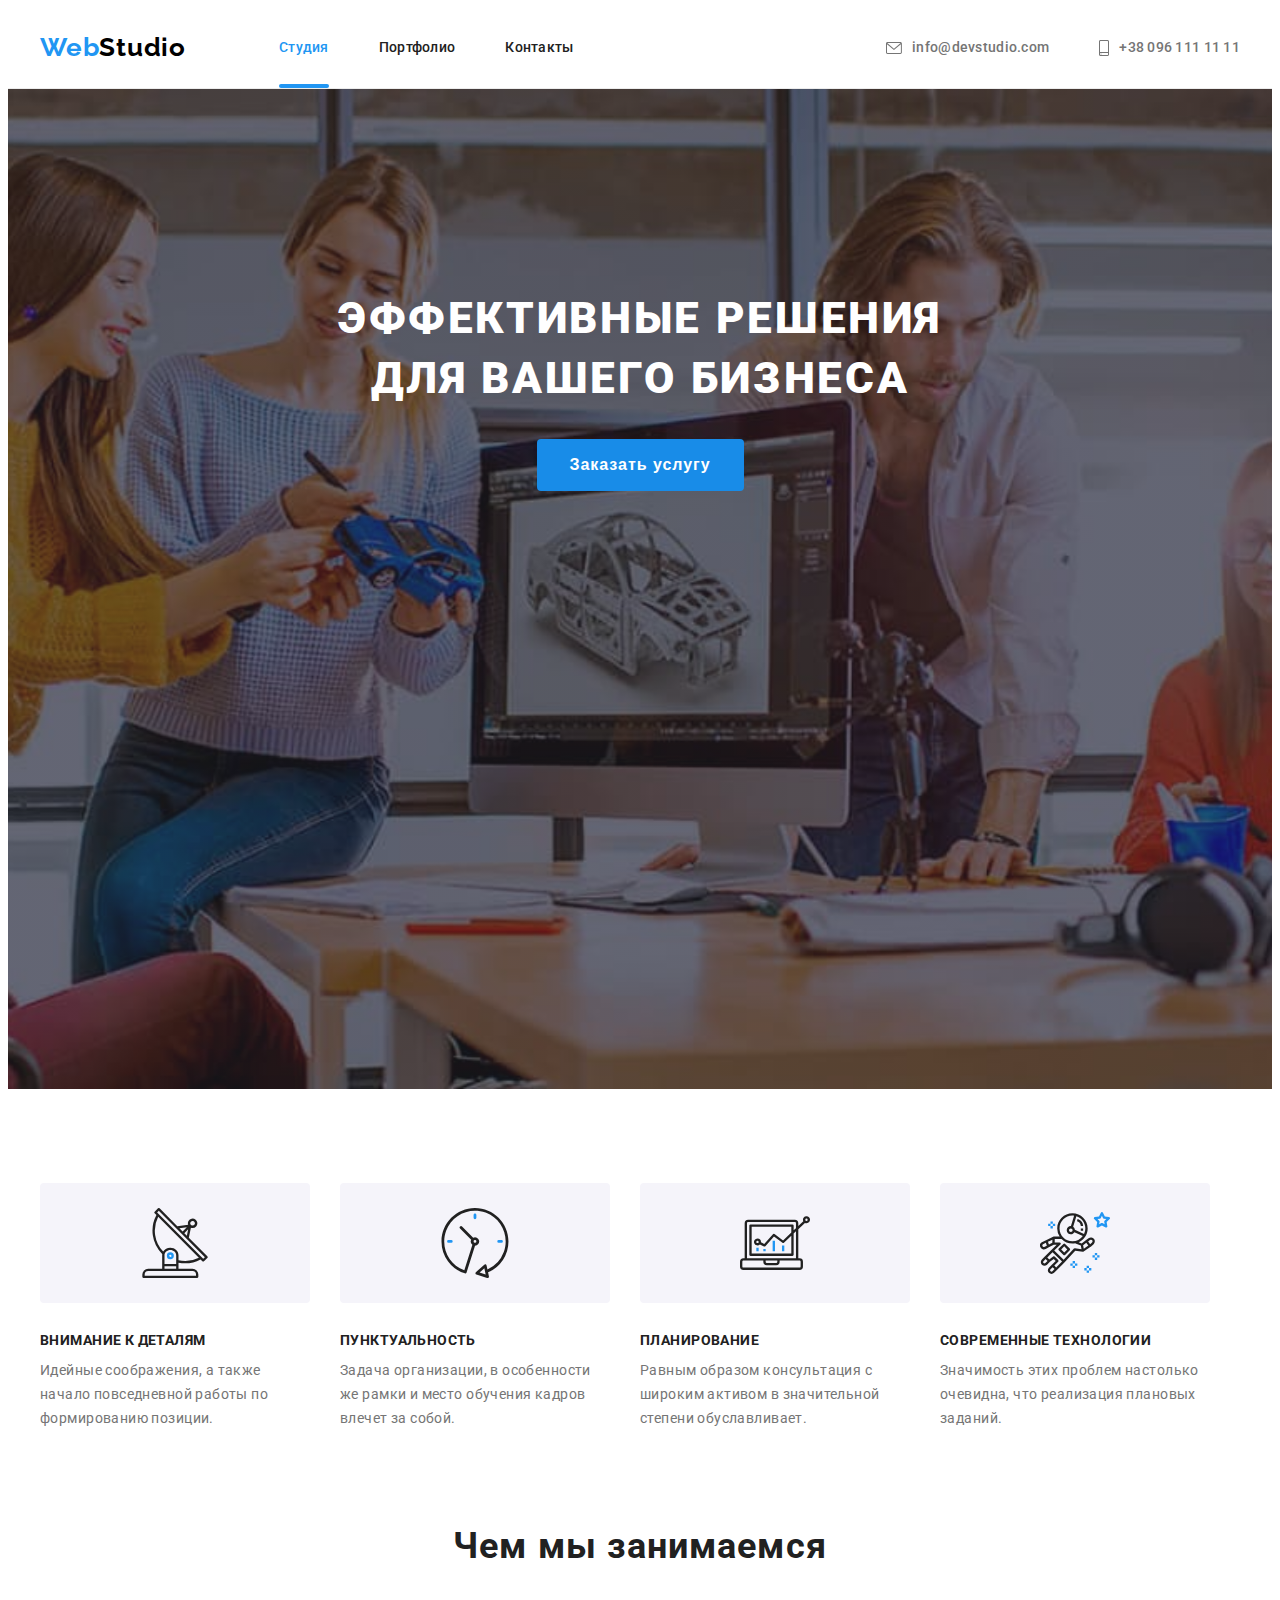
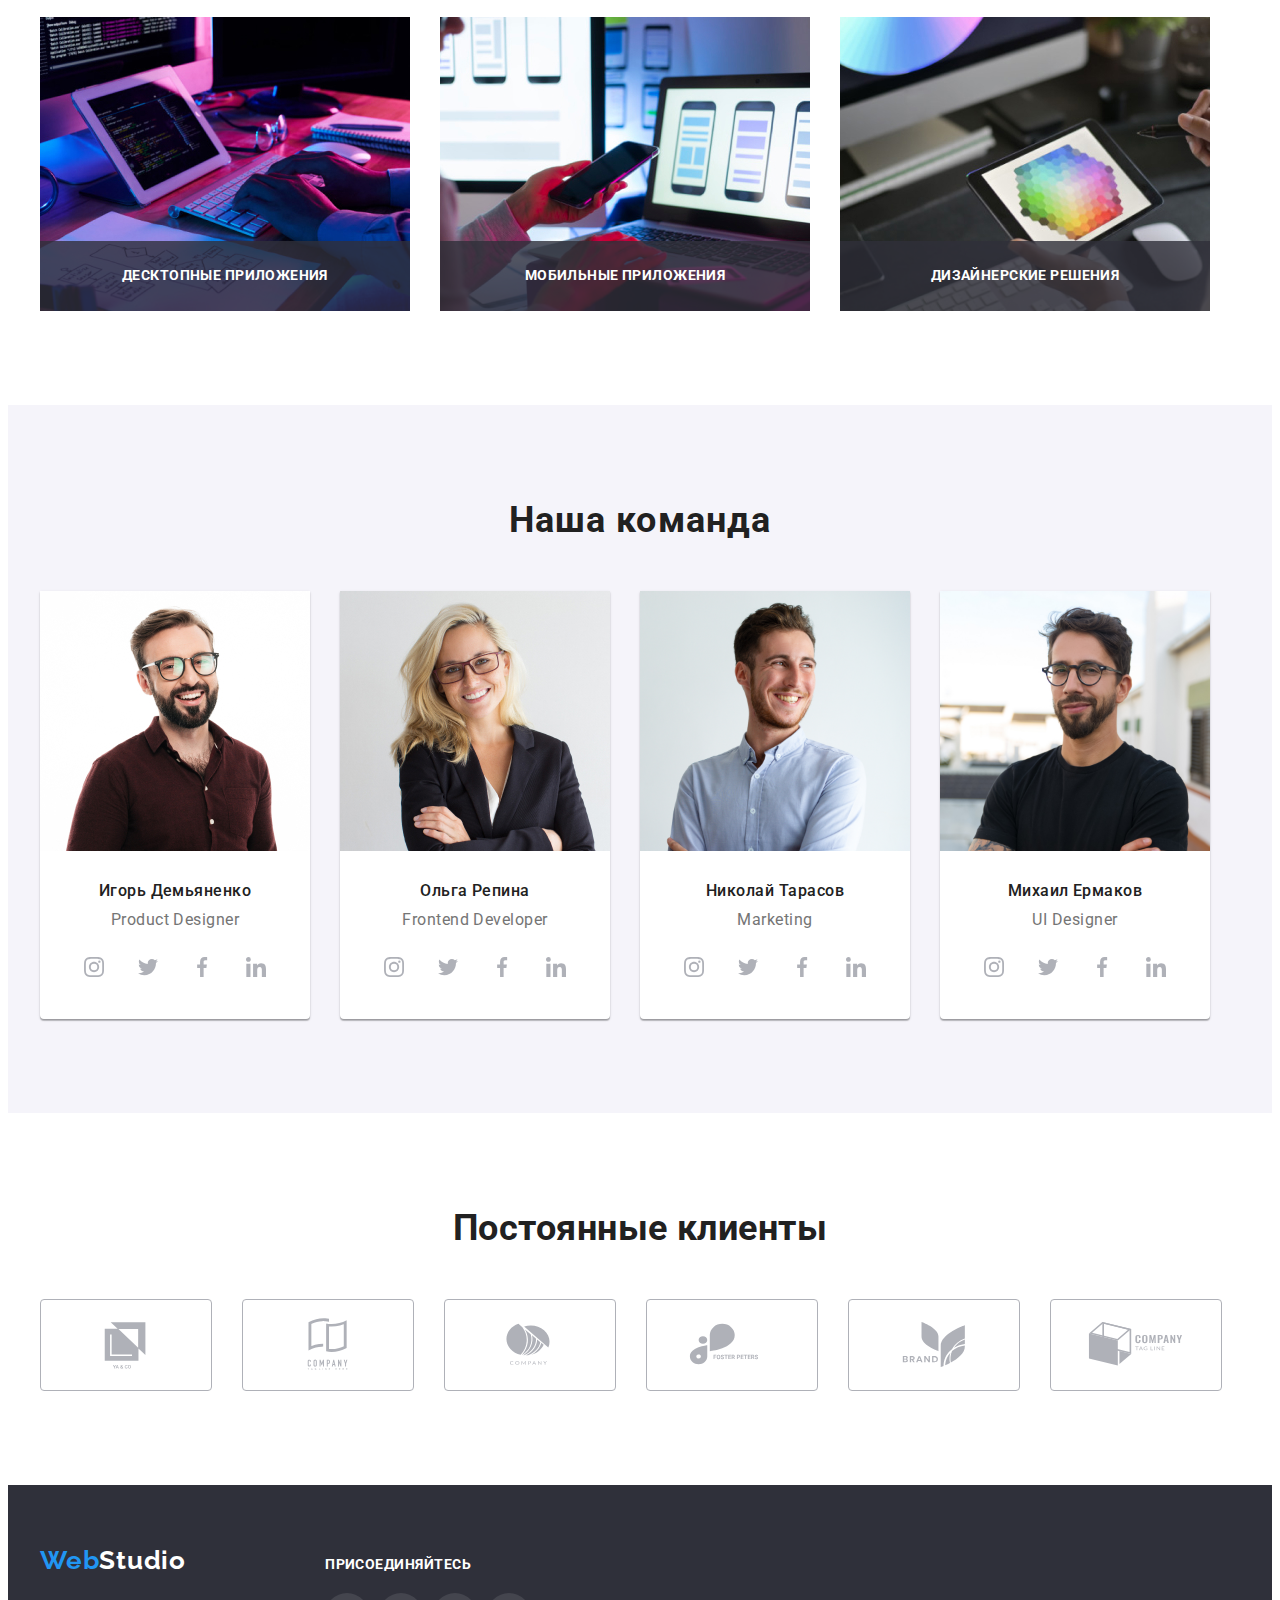
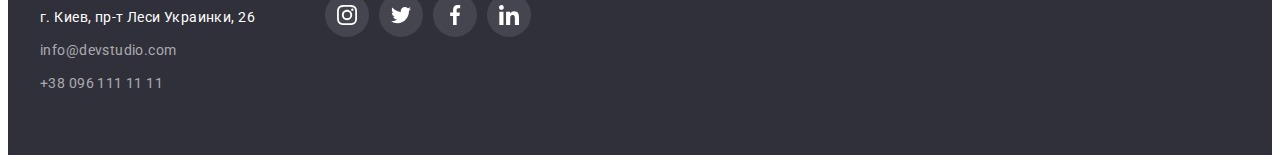
<file: index.html>
<!DOCTYPE html>
<html lang="ru">

<head>
    <meta charset="UTF-8">
    <meta http-equiv="X-UA-Compatible" content="IE=edge">
    <meta name="viewport" content="width=device-width, initial-scale=1.0">
    <title>MyDocument</title>
    <link rel="stylesheet" href="https://cdnjs.cloudflare.com/ajax/libs/modern-normalize/1.1.0/modern-normalize.min.css"
        integrity="sha512-wpPYUAdjBVSE4KJnH1VR1HeZfpl1ub8YT/NKx4PuQ5NmX2tKuGu6U/JRp5y+Y8XG2tV+wKQpNHVUX03MfMFn9Q=="
        crossorigin="anonymous" referrerpolicy="no-referrer" />
    <link rel="preconnect" href="https://fonts.googleapis.com">
    <link rel="preconnect" href="https://fonts.gstatic.com" crossorigin>
    <link href="https://fonts.googleapis.com/css2?family=Raleway:wght@700&family=Roboto:wght@400;500;700;900&display=swap" rel="stylesheet">
    <link rel="stylesheet" href="./css/styles.css" />
</head>

<body>

    <header class="header">
        <div class="container">
        <nav class="header-flex">
        <a class="logo text" href="./index.html">Web<span class="logo-black">Studio</span> 
        </a>
        <ul class="header-nav-list list header-flex">
            <li class="header-item"><a class="header-nav-item text cur-nav" href="./index.html">Студия</a></li>
            <li class="header-item"><a class="header-nav-item text" href="./portfolio.html">Портфолио</a></li>
            <li class="header-item"><a class="header-nav-item text" href="">Контакты</a></li>
        </ul>
        </nav>
        <div class="header-connect">
        <ul class="list header-flex">
            <li class="header-contact-item"><a class="header-nav-contact text" href="mailto:info@devstudio.com">
                <svg class="contact-link-icon" width="16" height="12">
                    <use href="./images/symbol-defs.svg#icon-envelope"></use>
                </svg>
                info@devstudio.com</a>
            </li>
            <li class="header-contact-item"><a class="header-nav-contact text" href="tel:+380961111111">
                <svg class="contact-link-icon" width="10" height="16">
                    <use href="./images/symbol-defs.svg#icon-smartphone"></use>
                </svg>+38 096 111 11 11</a></li>
        </ul>
        </div>
        </div>
    </header>


    <main>
        <section class="hero">
            <div class="container">
            <h1 class="hero-title">Эффективные решения для вашего бизнеса</h1>
            <button class="hero-btn" type="button" data-modal-open>Заказать услугу</button>
            </div>
    </section>


        <section class="section-basic">
            <div class="container">
            <h2 hidden>Основное</h2>
            <ul class="basic-list list">
                <li class="basic-item">
                    <div class="basic-icon">
                        <svg class="basic-icon-svg" width="70" height="70">
                            <use href="./images/symbol-defs.svg#icon-antenna"></use>
                        </svg>
                    </div>
                    <h3 class="basic-title">Внимание к деталям</h3>
                    <p class="basic-text">Идейные соображения, а также начало повседневной работы по формированию позиции.</p>
                </li>
                <li class="basic-item">
                    <div class="basic-icon">
                        <svg class="basic-icon-svg" width="70" height="70">
                            <use href="./images/symbol-defs.svg#icon-clock"></use>
                        </svg>
                    </div>
                    <h3 class="basic-title">Пунктуальность</h3>
                    <p class="basic-text">Задача организации, в особенности же рамки и место обучения кадров влечет за собой.</p>
                </li>
                <li class="basic-item">
                    <div class="basic-icon">
                        <svg class="basic-icon-svg" width="70" height="70">
                            <use href="./images/symbol-defs.svg#icon-diagram"></use>
                        </svg>
                    </div>
                    <h3 class="basic-title">Планирование</h3>
                    <p class="basic-text">Равным образом консультация с широким активом в значительной степени обуславливает.</p>
                </li>
                <li class="basic-item">
                    <div class="basic-icon">
                        <svg class="basic-icon-svg" width="70" height="70">
                            <use href="./images/symbol-defs.svg#icon-astronaut"></use>
                        </svg>
                    </div>
                    <h3 class="basic-title">Современные технологии</h3>
                    <p class="basic-text">Значимость этих проблем настолько очевидна, что реализация плановых заданий.</p>
                </li>
            </ul>
            </div>
        </section>


        <section class="Pictures">
            <div class="container">
            <h2 class="Pictures-title">Чем мы занимаемся</h2>
            <ul class="Pictures-list list">
                <li class="Pictures-item">
                    <div class="Pictures-thumb">
                    <img class="Pictures-img" src="./images/picture1.jpg" alt="Код" width="370" height="295">
                    <p class="Pictures-text">Десктопные приложения</p>
                    </div>
                </li>
                <li class="Pictures-item">
                    <div class="Pictures-thumb">
                    <img class="Pictures-img" src="./images/picture2.jpg" alt="Анимация" width="370" height="295">
                    <p class="Pictures-text">Мобильные приложения</p>
                    </div>
                </li>
                <li class="Pictures-item">
                    <div class="Pictures-thumb">
                    <img class="Pictures-img" src="./images/picture3.jpg" alt="Дизайн" width="370" height="295">
                    <p class="Pictures-text">Дизайнерские решения</p>
                    </div>
                </li>
            </ul>
            </div>
        </section>


        <section class="team">
            <div class="container">
            <h2 class="team-title">Наша команда</h2>
            <ul class="team-list list">
                <li class="team-item">
                    <img class="team-img" src="./images/igor.jpg" alt="Игорь Демьяненко" width="270">
                    <div class="team-box">
                    <h3 class="team-subtitle">Игорь Демьяненко</h3>
                    <p class="team-text" lang="en">Product Designer</p>
                    <ul class="team-soc-list list">
                        <li class="team-soc-item"><a href="" class="team-soc-link link">
                            <svg class="team-social-icon" width="20" height="20">
                            <use href="./images/symbol-defs.svg#icon-instagram"></use>
                            </svg>
                            </a></li>
                        <li class="team-soc-item"><a href="" class="team-soc-link link">
                            <svg class="team-social-icon" width="20" height="20">
                            <use href="./images/symbol-defs.svg#icon-twitter"></use>
                            </svg>
                            </a></li>
                        <li class="team-soc-item"><a href="" class="team-soc-link link">
                            <svg class="team-social-icon" width="20" height="20">
                            <use href="./images/symbol-defs.svg#icon-facebook"></use>
                            </svg>
                            </a></li>
                        <li class="team-soc-item"><a href="" class="team-soc-link link">
                            <svg class="team-social-icon" width="20" height="20">
                            <use href="./images/symbol-defs.svg#icon-linkedin"></use>
                            </svg>
                            </a>
                        </li>
                    </ul>
                    </div>
                </li>
                <li class="team-item">
                    <img class="team-img" src="./images/olga.jpg" alt="Ольга Репина" width="270">
                    <div class="team-box">
                        <h3 class="team-subtitle">Ольга Репина</h3>
                    <p class="team-text" lang="en">Frontend Developer</p><ul class="team-soc-list list">
                        <li class="team-soc-item"><a href="" class="team-soc-link link">
                            <svg class="team-social-icon" width="20" height="20">
                            <use href="./images/symbol-defs.svg#icon-instagram"></use>
                            </svg>
                            </a></li>
                        <li class="team-soc-item"><a href="" class="team-soc-link link">
                            <svg class="team-social-icon" width="20" height="20">
                            <use href="./images/symbol-defs.svg#icon-twitter"></use>
                            </svg>
                            </a></li>
                        <li class="team-soc-item"><a href="" class="team-soc-link link">
                            <svg class="team-social-icon" width="20" height="20">
                            <use href="./images/symbol-defs.svg#icon-facebook"></use>
                            </svg>
                            </a></li>
                        <li class="team-soc-item"><a href="" class="team-soc-link link">
                            <svg class="team-social-icon" width="20" height="20">
                            <use href="./images/symbol-defs.svg#icon-linkedin"></use>
                            </svg>
                            </a>
                        </li>
                    </ul>
                    </div>
                </li>
                <li class="team-item">
                    <img class="team-img" src="./images/nikolay.jpg" alt="Николай Тарасов" width="270">
                    <div class="team-box">
                        <h3 class="team-subtitle">Николай Тарасов</h3>
                    <p class="team-text" lang="en">Marketing</p><ul class="team-soc-list list">
                        <li class="team-soc-item"><a href="" class="team-soc-link link">
                            <svg class="team-social-icon" width="20" height="20">
                            <use href="./images/symbol-defs.svg#icon-instagram"></use>
                            </svg>
                            </a></li>
                        <li class="team-soc-item"><a href="" class="team-soc-link link">
                            <svg class="team-social-icon" width="20" height="20">
                            <use href="./images/symbol-defs.svg#icon-twitter"></use>
                            </svg>
                            </a></li>
                        <li class="team-soc-item"><a href="" class="team-soc-link link">
                            <svg class="team-social-icon" width="20" height="20">
                            <use href="./images/symbol-defs.svg#icon-facebook"></use>
                            </svg>
                            </a></li>
                        <li class="team-soc-item"><a href="" class="team-soc-link link">
                            <svg class="team-social-icon" width="20" height="20">
                            <use href="./images/symbol-defs.svg#icon-linkedin"></use>
                            </svg>
                            </a>
                        </li>
                    </ul>
                    </div>
                </li>
                <li class="team-item">
                    <img class="team-img" src="./images/mihail.jpg" alt="Михаил Ермаков" width="270">
                    <div class="team-box">
                        <h3 class="team-subtitle">Михаил Ермаков</h3>
                    <p class="team-text" lang="en">UI Designer</p><ul class="team-soc-list list">
                        <li class="team-soc-item"><a href="" class="team-soc-link link">
                            <svg class="team-social-icon" width="20" height="20">
                            <use href="./images/symbol-defs.svg#icon-instagram"></use>
                            </svg>
                            </a></li>
                        <li class="team-soc-item"><a href="" class="team-soc-link link">
                            <svg class="team-social-icon" width="20" height="20">
                            <use href="./images/symbol-defs.svg#icon-twitter"></use>
                            </svg>
                            </a></li>
                        <li class="team-soc-item"><a href="" class="team-soc-link link">
                            <svg class="team-social-icon" width="20" height="20">
                            <use href="./images/symbol-defs.svg#icon-facebook"></use>
                            </svg>
                            </a></li>
                        <li class="team-soc-item"><a href="" class="team-soc-link link">
                            <svg class="team-social-icon" width="20" height="20">
                            <use href="./images/symbol-defs.svg#icon-linkedin"></use>
                            </svg>
                            </a>
                        </li>
                    </ul>
                    </div>
                </li>
            </ul>
            </div>
        </section>
        <section class="section-clients">
            <div class="container">
            <h2 class="client-title">Постоянные клиенты</h2>
            <ul class="client-list list">
                <li class="client-item"><a href="" class="client-link">
                    <svg class="client-icon" width="106" height="60">
                            <use href="./images/symbol-defs.svg#icon-Logo-1"></use>
                            </svg>
                </a></li>
                <li class="client-item"><a href="" class="client-link">
                    <svg class="client-icon" width="106" height="60">
                            <use href="./images/symbol-defs.svg#icon-Logo-2"></use>
                            </svg>
                </a></li>
                <li class="client-item"><a href="" class="client-link">
                    <svg class="client-icon" width="106" height="60">
                            <use href="./images/symbol-defs.svg#icon-Logo-3"></use>
                            </svg>
                </a></li>
                <li class="client-item"><a href="" class="client-link">
                    <svg class="client-icon" width="106" height="60">
                            <use href="./images/symbol-defs.svg#icon-Logo-4"></use>
                            </svg>
                </a></li>
                <li class="client-item"><a href="" class="client-link">
                        <svg class="client-icon" width="106" height="60">
                            <use href="./images/symbol-defs.svg#icon-Logo-5"></use>
                        </svg>
                </a></li>
                <li class="client-item"><a href="" class="client-link">
                        <svg class="client-icon" width="106" height="60">
                            <use href="./images/symbol-defs.svg#icon-Logo-6"></use>
                        </svg>
                </a></li>
            </ul>
            </div>
        </section>
    </main>

    <footer class="footer">
        <div class="container">
            <div class="flex-box">
            <div class="footer-adress-flex">
                <a class="logo-footer text" href="">Web<span class="logo-white">Studio</span></a>
                <address class="footer-address">
                <ul class="footer-list list">
                <li class="footer-item"><a class="footer-text text" href="https://goo.gl/maps/fxkEnHUCGzXbZ7778" target="_blank" rel="noreferrer noopener">г. Киев, пр-т Леси Украинки, 26 </a></li>
                <li class="footer-item"><a class="footer-contact text" href="mailto:info@devstudio.com"> info@devstudio.com</a></li>
                <li class="footer-item"><a class="footer-contact text" href="tel:+380961111111">+38 096 111 11 11</a></li>
                </ul>
                </address>
            </div>
            <div class="footer-soc-flex">
                <p class="foter-soc-text">присоединяйтесь</p>
                <ul class="footer-soc-list list">
                    <li class="footer-soc-item"><a href="" class="footer-soc-link">
                        <svg class="team-social-icon" width="20" height="20">
                        <use href="./images/symbol-defs.svg#icon-instagram"></use>
                        </svg>
                        </a>
                    </li>
                    <li class="footer-soc-item"><a href="" class="footer-soc-link">
                        <svg class="team-social-icon" width="20" height="20">
                        <use href="./images/symbol-defs.svg#icon-twitter"></use>
                        </svg>
                        </a>
                    </li>
                    <li class="footer-soc-item"><a href="" class="footer-soc-link">
                        <svg class="team-social-icon" width="20" height="20">
                        <use href="./images/symbol-defs.svg#icon-facebook"></use>
                        </svg>
                        </a>
                    </li>
                    <li class="footer-soc-item"><a href="" class="footer-soc-link">
                        <svg class="team-social-icon" width="20" height="20">
                        <use href="./images/symbol-defs.svg#icon-linkedin"></use>
                        </svg>
                        </a>
                    </li>
                </ul>
            </div>
            </div>
        </div>
    </footer>
    <div class="backdrop is-hidden" data-modal>
        <div class="modal">
            <button class="close-btn" type="button" data-modal-close>
                <svg class="icon-close" width="11" height="11">
                    <use href='./images/symbol-defs-vector.svg#icon-Vector'></use>
                </svg>
            </button>
        </div>
    </div>
<script src="./js/modal.js"></script>
</body>

</html>
</file>
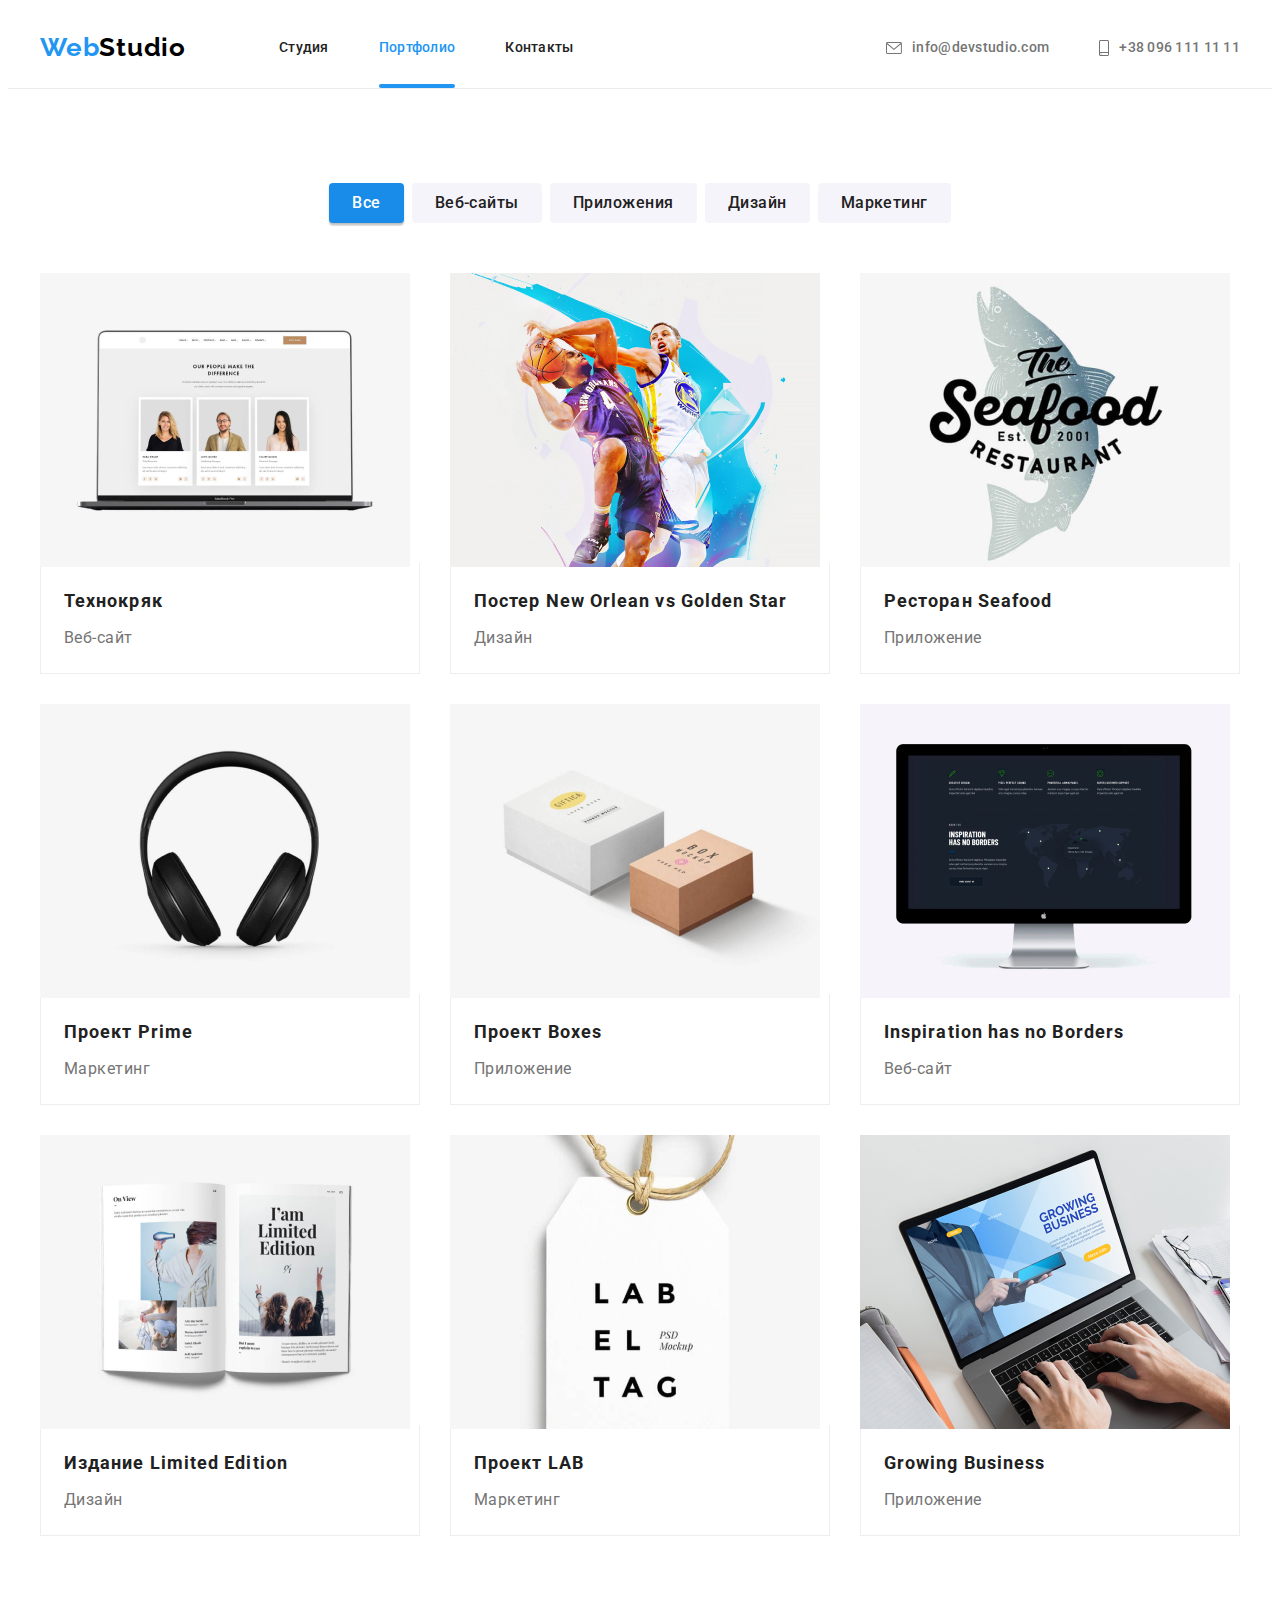
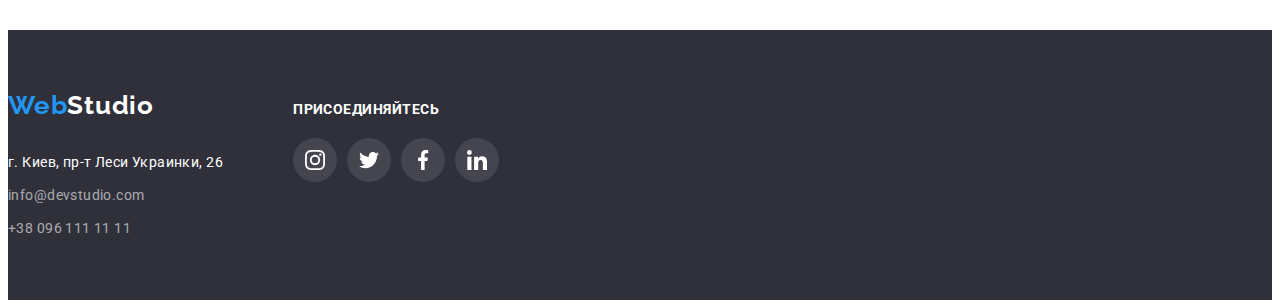
<file: portfolio.html>
<!DOCTYPE html>
<html lang="en">
<head>
    <meta charset="UTF-8">
    <meta http-equiv="X-UA-Compatible" content="IE=edge">
    <meta name="viewport" content="width=device-width, initial-scale=1.0">
    <title>MyDocument</title>
    <link rel="stylesheet" href="https://cdnjs.cloudflare.com/ajax/libs/modern-normalize/1.1.0/modern-normalize.min.css"
        integrity="sha512-wpPYUAdjBVSE4KJnH1VR1HeZfpl1ub8YT/NKx4PuQ5NmX2tKuGu6U/JRp5y+Y8XG2tV+wKQpNHVUX03MfMFn9Q=="
        crossorigin="anonymous" referrerpolicy="no-referrer" />
    <link rel="preconnect" href="https://fonts.googleapis.com">
    <link rel="preconnect" href="https://fonts.gstatic.com" crossorigin>
    <link href="https://fonts.googleapis.com/css2?family=Raleway:wght@700&family=Roboto:wght@400;500;700;900&display=swap" rel="stylesheet">
    <link rel="stylesheet" href="./css/styles.css" />
</head>
<body>
<header class="header">
    <div class="container">
        <nav class="header-flex">
            <a class="logo text" href="./index.html">Web<span class="logo-black">Studio</span>
            </a>
            <ul class="header-nav-list list header-flex">
                <li class="header-item"><a class="header-nav-item text" href="./index.html">Студия</a></li>
                <li class="header-item"><a class="header-nav-item text cur-nav" href="./portfolio.html">Портфолио</a></li>
                <li class="header-item"><a class="header-nav-item text" href="">Контакты</a></li>
            </ul>
        </nav>
        <div class="header-connect">
            <ul class="list header-flex">
                <li class="header-contact-item"><a class="header-nav-contact text" href="mailto:info@devstudio.com">
                        <svg class="contact-link-icon" width="16" height="12">
                            <use href="./images/symbol-defs.svg#icon-envelope"></use>
                        </svg>
                        info@devstudio.com</a>
                </li>
                <li class="header-contact-item"><a class="header-nav-contact text" href="tel:+380961111111">
                        <svg class="contact-link-icon" width="10" height="16">
                            <use href="./images/symbol-defs.svg#icon-smartphone"></use>
                        </svg>+38 096 111 11 11</a></li>
            </ul>
        </div>
    </div>
</header>
    <main>
    <section class="portfolio">
        <div class="container">
    <h1 hidden>Портфолио</h1>
    <ul class="portfolio-btn-list list">
        <li class="portfolio-btn-item"><button class="portfolio-btn cur-btn" type="button">Все</button></li>
        <li class="portfolio-btn-item"><button class="portfolio-btn" type="button">Веб-сайты</button></li>
        <li class="portfolio-btn-item"><button class="portfolio-btn" type="button">Приложения</button></li>
        <li class="portfolio-btn-item"><button class="portfolio-btn" type="button">Дизайн</button></li>
        <li class="portfolio-btn-item"><button class="portfolio-btn" type="button">Маркетинг</button></li>
    </ul>

    <ul class="portfolio-list">
        <li class="portfolio-item list">
            <a class="portfolio-link text" href="">
                <div class="cards-thumb">
                <img src="./images/project1.jpg" alt="ноутбук с фото" width="370" height="294">
                <p class="cards-thumb-text">Ресурс предлагает комплексные предложения с разным уровнем функционала и сервисов. Все это позволит посетителю получить
                    исчерпывающие сведения о компании или частном лице.</p>
                </div>
                <div class="border-text">
                <h2 class="portfolio-title">Технокряк</h2>
                <p class="portfolio-text">Веб-сайт</p>
                </div>
            </a>
        </li>
        <li class="portfolio-item list"><div class="portfolio-link">
            <a class="portfolio-link text" href="">
                <div class="cards-thumb">
                <img src="./images/project2.jpg" alt="постер" width="370" height="294">
                <p class="cards-thumb-text">Ресурс предлагает комплексные предложения с разным уровнем функционала и сервисов. Все это позволит посетителю получить
                    исчерпывающие сведения о компании или частном лице.</p>
                </div>
            <div class="border-text">
                <h2 class="portfolio-title">Постер New Orlean vs Golden Star</h2>
            <p class="portfolio-text">Дизайн</p>
            </div>
            </a>
        </li>
        <li class="portfolio-item list"><div class="portfolio-link">
            <a class="portfolio-link text" href="">
                <div class="cards-thumb">
                <img src="./images/project3.jpg" alt="ресторан" width="370" height="294">
                <p class="cards-thumb-text">Ресурс предлагает комплексные предложения с разным уровнем функционала и сервисов. Все это позволит посетителю получить
                    исчерпывающие сведения о компании или частном лице.</p>
                </div>
            <div class="border-text">
                <h2 class="portfolio-title">Ресторан Seafood</h2>
            <p class="portfolio-text">Приложение</p>
            </div>
            </div></a>
        </li>
        <li class="portfolio-item list"><div class="portfolio-link">
            <a class="portfolio-link text" href="">
                <div class="cards-thumb">
                <img src="./images/project4.jpg" alt="наушники" width="370" height="294">
                <p class="cards-thumb-text">Ресурс предлагает комплексные предложения с разным уровнем функционала и сервисов. Все это позволит посетителю получить
                    исчерпывающие сведения о компании или частном лице.</p>
                </div>
            <div class="border-text">
                <h2 class="portfolio-title">Проект Prime</h2>
            <p class="portfolio-text">Маркетинг</p>
            </div>
            </a>
        </li>
        <li class="portfolio-item list"><div class="portfolio-link">
            <a class="portfolio-link text" href="">
                <div class="cards-thumb">
                <img src="./images/project5.jpg" alt="боксы" width="370" height="294">
                <p class="cards-thumb-text">Ресурс предлагает комплексные предложения с разным уровнем функционала и сервисов. Все это позволит посетителю получить
                    исчерпывающие сведения о компании или частном лице.</p>
                </div>
            <div class="border-text">
                <h2 class="portfolio-title">Проект Boxes</h2>
            <p class="portfolio-text">Приложение</p>
            </div>
            </a>
        </li>
        <li class="portfolio-item list"><div class="portfolio-link">
            <a class="portfolio-link text" href="">
                <div class="cards-thumb">
                <img src="./images/project6.jpg" alt="манитор" width="370" height="294">
                <p class="cards-thumb-text">Ресурс предлагает комплексные предложения с разным уровнем функционала и сервисов. Все это позволит посетителю получить
                    исчерпывающие сведения о компании или частном лице.</p>
                </div>
            <div class="border-text">
                <h2 class="portfolio-title">Inspiration has no Borders</h2>
            <p class="portfolio-text">Веб-сайт</p>
            </div>
            </a>
        </li>
        <li class="portfolio-item list"><div class="portfolio-link">
            <a class="portfolio-link text" href="">
                <div class="cards-thumb">
                <img src="./images/project7.jpg" alt="издание" width="370" height="294">
                <p class="cards-thumb-text">Ресурс предлагает комплексные предложения с разным уровнем функционала и сервисов. Все это позволит посетителю получить
                    исчерпывающие сведения о компании или частном лице.</p>
                </div>
            <div class="border-text">
                <h2 class="portfolio-title">Издание Limited Edition</h2>
            <p class="portfolio-text">Дизайн</p>
            </div>
            </a>
        </li>
        <li class="portfolio-item list"><div class="portfolio-link">
            <a class="portfolio-link text" href="">
                <div class="cards-thumb">
                <img src="./images/project8.jpg" alt="проект ЛАБ" width="370" height="294">
                <p class="cards-thumb-text">Ресурс предлагает комплексные предложения с разным уровнем функционала и сервисов. Все это позволит посетителю получить
                    исчерпывающие сведения о компании или частном лице.</p>
                </div>
            <div class="border-text">
                <h2 class="portfolio-title">Проект LAB</h2>
            <p class="portfolio-text">Маркетинг</p>
            </div>
            </a>
        </li>
        <li class="portfolio-item list"><div class="portfolio-link">
            <a class="portfolio-link text" href="">
                <div class="cards-thumb">
                <img src="./images/project9.jpg" alt="бизнес" width="370" height="294">
                <p class="cards-thumb-text">Ресурс предлагает комплексные предложения с разным уровнем функционала и сервисов. Все это позволит посетителю получить
                    исчерпывающие сведения о компании или частном лице.</p>
                </div>
            <div class="border-text">
                <h2 class="portfolio-title">Growing Business</h2>
                <p class="portfolio-text">Приложение</p>
            </div>
            </a>
        </li>
    </ul>
    </div>
  </section>
</main>
<footer class="footer">
    <div class="container flex-box">
        
            <div class="footer-adress-flex">
                <a class="logo-footer text" href="">Web<span class="logo-white">Studio</span></a>
                <address class="footer-address">
                    <ul class="footer-list list">
                        <li class="footer-item"><a class="footer-text text" href="https://goo.gl/maps/fxkEnHUCGzXbZ7778"
                                target="_blank" rel="noreferrer noopener">г. Киев, пр-т Леси Украинки, 26 </a></li>
                        <li class="footer-item"><a class="footer-contact text" href="mailto:info@devstudio.com">
                                info@devstudio.com</a></li>
                        <li class="footer-item"><a class="footer-contact text" href="tel:+380961111111">+38 096 111 11
                                11</a></li>
                    </ul>
                </address>
            </div>
            <div class="footer-soc-flex">
                <p class="foter-soc-text">присоединяйтесь</p>
                <ul class="footer-soc-list list">
                    <li class="footer-soc-item"><a href="" class="footer-soc-link">
                            <svg class="team-social-icon" width="20" height="20">
                                <use href="./images/symbol-defs.svg#icon-instagram"></use>
                            </svg>
                        </a>
                    </li>
                    <li class="footer-soc-item"><a href="" class="footer-soc-link">
                            <svg class="team-social-icon" width="20" height="20">
                                <use href="./images/symbol-defs.svg#icon-twitter"></use>
                            </svg>
                        </a>
                    </li>
                    <li class="footer-soc-item"><a href="" class="footer-soc-link">
                            <svg class="team-social-icon" width="20" height="20">
                                <use href="./images/symbol-defs.svg#icon-facebook"></use>
                            </svg>
                        </a>
                    </li>
                    <li class="footer-soc-item"><a href="" class="footer-soc-link">
                            <svg class="team-social-icon" width="20" height="20">
                                <use href="./images/symbol-defs.svg#icon-linkedin"></use>
                            </svg>
                        </a>
                    </li>
                </ul>
            </div>
        
    </div>
</footer>
<script src="./js/modal.js"></script>
</body>
</html>
</file>
<file: css/styles.css>
:root {
    --first-text-color: #212121;
    --second-text-color: #757575;
    --third-text-color: #ffffff;
    --accent-color:#2196F3;;
    /*--logo-color: #000000; */
    --background-color-general: #FFFFFF;
    --background-color-hero: #2f303a;
    --background-color-team: #f5f4fa;
}

body {
    font-family: "Roboto", sans-serif;
    color: var(--first-text-color);
    background-color: var(--background-color-general);
    letter-spacing: 0.03em;
}
/* подчеркивание ссылок убрать */

.text {
    text-decoration: none;
}

/* точки убрать */
.list {
    list-style: none;
}
/*глобальный сброс стилей по селектору тега для элементов*/
p,
h1,
h2,
h3,
h4,
h5,
h6,
ul {
    margin: 0;
    padding: 0;
}
.container {
    width: 1200px;
    margin: 0 auto;
    padding-right: 15px;
    padding-left: 15px;
    
    /*outline: 1px solid red;*/

}


/*------------------HEADER---------------*/
.header { 
    border-bottom: 1px solid #ececec;
    font-weight: 500;
    font-size: 14px;
    line-height: 1.14;
    letter-spacing: 0.02em; 
}
.header .container {
    display: flex;
    align-items: center;
}
.header-flex {
    display: flex;
    align-items: center;
    
}

.header-nav-contact {
    display: flex;
        align-items: center;
        color: var(--second-text-color);
        padding-top: 32px;
        padding-bottom: 32px;
    color: var(--second-text-color);
    transition: color 250ms cubic-bezier(0.4, 0, 0.2, 1);
}
.header-nav-item {
    display: block;
    color: var(--first-text-color);
    padding-top: 32px;
    padding-bottom: 32px;
    
    position: relative;
    
    transition: color 250ms cubic-bezier(0.4, 0, 0.2, 1);
    
}

.header-nav-item.cur-nav::after {
    content: ''; 

    position: absolute;
    left: 0;
    bottom: 0;
    
    display: block;
    width: 100%; 
    height: 4px; 
    border-radius: 2px; 
    
    background-color: var(--accent-color);

}
.cur-nav,
.header-nav-item:hover,
.header-nav-item:focus,
.header-nav-contact:hover,
.header-nav-contact:focus {
    color: var(--accent-color);
}
.contact-link-icon{
    fill: currentColor;
}
.header-connect {
    margin-left: auto;
}

.header-item {
    display: block;
}
.header-item:not(:last-child) {
 margin-right: 50px;
}  
    

.contact-link-icon {
    margin-right: 10px;
    justify-content: center;
    align-items: center;
}

.header-contact-item {  

}

.header-contact-item:not(:last-child) {
    margin-right: 50px;
}


.logo {
    font-family: 'Raleway'; 
    font-weight: 700;
    font-size: 26px;
    line-height: 1.19;
    letter-spacing: 0.03em;
    color: var(--accent-color);

    align-items: center;
    text-align: center;
    
    padding-top: 24px;
    padding-bottom: 25px;
    margin-right: 93px;
}
.logo-black {
    color: #000000;
    
}

/*---------------MAIN------------------*/

.hero {
    display: flex;
    max-width: 1600px;
    min-height: 600px;
    margin-left: auto;
    margin-right: auto;
    padding-top: 200px;
    padding-bottom: 200px;

    text-align: center;

    background-color: var(--background-color-hero);
    background-repeat: no-repeat;
    background-position: center;
    background-size: cover;
    background-image: 
        linear-gradient(rgba(47, 48, 58, 0.4), 
        rgba(47, 48, 58, 0.4)), 
        url(../images/hero.jpg);
    
    
}

.hero-title {
    font-weight: 900;
    font-size: 44px;
    line-height: 1.36;
    text-align: center;
    letter-spacing: 0.06em;
    text-transform: uppercase;;
    
    color: var(--third-text-color);
    
    margin-bottom: 30px;
    margin-left: auto;
    margin-right: auto;
    max-width: 696px;

}

.hero-btn {
    font-weight: 700;
    font-size: 16px;
    line-height: 1.88;
    display: flex;
    align-items: center;
    text-align: center;
    letter-spacing: 0.06em;
    color:var(--third-text-color);
    background-color: #188ce8;
    cursor: pointer;

    display: inline-block;
    min-width: 200px;
    border-radius: 4px;
    border: 1px solid transparent;
    padding: 10px 32px;

    transition: background-color 250ms cubic-bezier(0.4, 0, 0.2, 1),
                color 250ms cubic-bezier(0.4, 0, 0.2, 1);  
}

.hero-btn:hover,
.hero-btn:focus {
    color: #188ce8;
    background-color: var(--background-color-general) ;
}


/*----------------основное--------------*/

.section-basic {
    padding-top: 94px;
    padding-bottom: 94px;
}
.basic-list {
    display: flex;
}

.basic-item {
    display: inline-block;
    width: 270px;
    
}
.basic-item:not(:last-child) {
    margin-right: 30px;
}

.basic-title {
    font-weight: 700;
    font-size: 14px;
    line-height: 1.14;
    letter-spacing: 0.03em;
    text-transform: uppercase;
    color:var(--first-text-color);
    margin-bottom: 10px;
}

.basic-text {
    font-weight: 400;
    font-size: 14px;
    line-height: 1.71;
    letter-spacing: 0.03em;
    color:var(--second-text-color);
}
.basic-icon {
    
    height: 120px;
    margin-bottom: 30px;
    border-radius: 4px;
    background-color: #F5F4FA;
    display: flex;
    align-items: center;
    justify-content: center;
    
}

.basic-icon-svg {

    

}

/*-----------------чем занимаемся----------------*/
.Pictures {
    padding-bottom: 94px;
}

.Pictures-title {
    font-weight: 700;
    font-size: 36px;
    line-height: 42px;
    text-align: center;
    letter-spacing: 0.03em;
    color: var(--first-text-color);
    margin-bottom: 50px;
}

.Pictures-list {
    display: flex;
    
}
.Pictures-thumb {
    position: relative;
        width: 370px;
        height: 294px;
        
}
.Pictures-text {
    position: absolute;
    
    width: 100%;
    padding: 27px 0px;
    bottom: 0;
    left: 0;

    font-weight: 700; 
    font-size: 14px;
    line-height: 1.14;
    text-align: center;
    letter-spacing: 0.03em;
    text-transform: uppercase;
    
    color: var(--third-text-color);
}
.Pictures-thumb::before {
    content: "";
    position: absolute;

    display: inline-block;
    bottom: 0px;
    width: 100%;
    height: 70px;
    background-color: rgba(47, 48, 58, 0.8);
}


.Pictures-item:not(:last-child) {
    margin-right: 30px;
}
.Pictures-img {
    display: block;
    max-width: 100%;
    height: auto;  
}



/*------------------наша команда----------------*/
.team {
    background-color: var(--background-color-team);
    padding-top: 94px;
    padding-bottom: 94px;
}

.team-title {
    font-weight: 700;
    font-size: 36px;
    line-height: 42px;
    text-align: center;
    letter-spacing: 0.03em;
    color: var(--first-text-color);
    margin-bottom: 50px;
}

.team-list {
    display: flex;
}
.team-box {
    padding-top: 30px;
    padding-bottom: 30px;
    padding-right: 32px;
    padding-left: 32px;
}
.team-item {
    max-width: 270px;
    max-height: 428px;
    flex-basis: calc(100% / 4 - 30px);
    
    background-color: var(--background-color-general);
    box-shadow: 
    0px 1px 3px rgba(0, 0, 0, 0.12), 
    0px 1px 1px rgba(0, 0, 0, 0.14), 
    0px 2px 1px rgba(0, 0, 0, 0.2);
    border-radius: 0px 0px 4px 4px;
}
.team-item:not(:last-child) {
    margin-right: 30px;
}
.team-img {
display: block;
max-width: 100%;
}

.team-subtitle {
    font-weight: 500;
    font-size: 16px;
    line-height: 1.19;
    text-align: center;
    letter-spacing: 0.03em;
    color:var(--first-text-color);
    margin-bottom: 10px;

}

.team-text {
    box-sizing: border-box;
    font-weight: 400;
    font-size: 16px;
    line-height: 1.19;
    text-align: center;
    letter-spacing: 0.03em;
    color: var(--second-text-color);
    margin-bottom: 16px;

}
.team-soc-list {
    display: flex;

    list-style: none;
    justify-content: center;
    align-items: center;
}
.team-soc-item {
    width: 44px;
    height: 44px;
    margin-right: 10px;
}
.team-soc-item:last-child {
    margin-right: 0;
}
.team-soc-link {
width: 100%;
height: 100%;
border-radius: 50%;
display: flex;
align-items: center;
justify-content: center;
color: #afb1b8;

transition: background-color 250ms cubic-bezier(0.4, 0, 0.2, 1),
        color 250ms cubic-bezier(0.4, 0, 0.2, 1);

}
.team-soc-link:hover,
.team-soc-link:focus {
color: #ffffff;
background-color: var(--accent-color);
}
.team-soc-icon {
    margin: 12px 0px 0px 12px;
    fill: currentColor;
}
/*-----------------ПОСТОЯННЫЕ КЛИЕНТЫ---------------*/
.section-clients {
    padding-top: 94px;
    padding-bottom: 94px;
}

.client-title {
    margin-bottom: 50px;

    font-weight: 700;
    font-size: 36px;
    line-height: 1.17;
    text-align: center;

    color: var(--first-text-color);
}

.client-list {
    display: flex;
    padding: 0;
    margin: 0;


}

.client-item {}

.client-item:not(:last-child) {
    margin-right: 30px;
}

.client-link {
    display: flex;
    justify-content: center;
    align-items: center;
    width: 170px;
    height: 90px;
    border: 1px solid #afb1b8;
    outline: transparent;
    border-radius: 4px;
    color: #afb1b8;

    transition: background-color 250ms cubic-bezier(0.4, 0, 0.2, 1),
        color 250ms cubic-bezier(0.4, 0, 0.2, 1);


}

.client-link:hover,
.client-link:focus {
    color: var(--accent-color);
    border-color: var(--accent-color);
}

.client-icon {
    fill: currentColor;
}


/*---------------FOOTER-------------*/
.footer {
    padding-top: 60px;
    padding-bottom: 60px;

    background-color: var(--background-color-hero);
}
.flex-box {
display: flex;
    margin: 0;
    padding: 0;
align-items: baseline;


}
.logo-white {
    color: var(--third-text-color);
}
.footer-text {
    font-family: 'Roboto';
        font-style: normal;
        font-weight: 400;
        font-size: 14px;
        line-height: 24px;    
        letter-spacing: 0.03em;
        color: var(--third-text-color);

        display: inline-block;
}
.footer-address {

}
.footer-contact {
    font-family: 'Roboto';
        font-style: normal;
        font-weight: 400;
        font-size: 14px;
        line-height: 24px;
        letter-spacing: 0.03em;
        color: rgba(255, 255, 255, 0.6);

        display: inline-block;
}
.footer-item {
    margin-top: 9px;
}
.footer-contact:hover {
    color: var(--accent-color);
}
.footer-contact:focus {
        color: var(--accent-color);
}
.logo-footer {
    font-family: 'Raleway';
    font-weight: 700;
    font-size: 26px;
    line-height: 1.19;
    letter-spacing: 0.03em;
    color: var(--accent-color);

    align-items: center;
    text-align: center;
    display: inline-block;
    margin-bottom: 20px;
}
.foter-soc-text {
    
    margin-bottom: 20px;
    font-weight: 700;
    font-size: 14px;
    line-height: 1.14;
    text-transform: uppercase;
    color: var(--third-text-color);
}
.footer-soc-item {
    width: 44px;
    height: 44px;
    margin-right: 10px;
    
}
.footer-soc-link {
    width: 100%;
    height: 100%;
    display: flex;
        border-radius: 50%;
        color: #afb1b8;
        background-color: rgba(255, 255, 255, 0.1);
        align-items: center;
        justify-content: center;
    color: var(--third-text-color);

    transition: background-color 250ms cubic-bezier(0.4, 0, 0.2, 1),
           
}
.footer-soc-link:hover,
.footer-soc-link:focus {
    background-color: var(--accent-color);
}
.team-social-icon {
    fill: currentColor;
}
.footer-soc-flex { 
  margin-left: 70px;  

}
.footer-soc-list {
    display: flex;
        padding: 0;
        margin-top: 0;
        justify-content: space-between;
        align-items: center
}



/*---------------------ПОРТФОЛИО----------------*/
/*----------------------------------------------*/
.portfolio {
    padding-top: 94px;
    padding-bottom: 94px;
}

.portfolio-btn {
    font-family: "Roboto", sans-serif;
    font-weight: 500;
    font-size: 16px;
    line-height: 1.63;
    letter-spacing: 0.03em;
    background-color: var(--background-color-team);
    color: var(--first-text-color);
    cursor: pointer;

    display: inline-block;
    padding: 6px 22px;
    min-width: 73px;
    border-radius: 4px;
    border: 1px solid transparent;

    transition: background-color 250ms cubic-bezier(0.4, 0, 0.2, 1),
            color 250ms cubic-bezier(0.4, 0, 0.2, 1);
            box-shadow 250ms cubic-bezier(0.4, 0, 0.2, 1);
    
}
.cur-btn,
.portfolio-btn:hover,
.portfolio-btn:focus {
    background-color: #188ce8;
    color: var(--third-text-color);
    box-shadow: 0px 3px 1px rgba(0, 0, 0, 0.1), 0px 1px 2px rgba(0, 0, 0, 0.08),
            0px 2px 2px rgba(0, 0, 0, 0.12);
}

.portfolio-btn-list {
    display: flex;
    justify-content: center;
    margin-bottom: 50px;
}
.portfolio-btn-item:not(:last-child) {
    margin-right: 8px;
}
.portfolio-list {
    display: flex;
    flex-wrap: wrap;
    margin: -15px;
}

.portfolio-item {
    margin: 15px;
    width: 370px;
    flex-basis: calc(100% / 3 - 30px);
}
.portfolio-link {
    overflow: hidden;
    display: block;
    transition: box-shadow 250ms cubic-bezier(0.4, 0, 0.2, 1);
}
.portfolio-link:hover,
.portfolio-link:focus {
background-color: #FFFFFF;
    border: 1px solid #EEEEEE;
    box-shadow: 0px 1px 1px rgba(0, 0, 0, 0.12), 
    0px 4px 4px rgba(0, 0, 0, 0.06), 
    1px 4px 6px rgba(0, 0, 0, 0.16);
    
}
.portfolio-title {
    font-weight: 700;
    font-size: 18px;
    line-height: 2;
    letter-spacing: 0.06em;
    color: var(--first-text-color);
    margin-bottom: 4px;

}

.portfolio-text {
    font-weight: 400;
    font-size: 16px;
    line-height: 1.88;
    letter-spacing: 0.03em;
    color: var(--second-text-color);
}
.border-text {
    margin-top: -4px;
    padding: 20px 23px;
    border-right: 1px solid #eeeeee;
    border-left: 1px solid #eeeeee;
    border-bottom: 1px solid #eeeeee;
    box-sizing: border-box;
}
.cards-thumb {
    position: relative;
    width: 370px;
    height: 294px;

}

.cards-thumb-text {
    position: absolute;
    width: 100%;
    height: 100%;
    bottom: 0;
    left: 0;

    opacity: 0;

    padding: 63px 24px;

    font-family: 'Roboto';
    font-style: normal;
    font-weight: 400;
    font-size: 18px;
    line-height: 1.56;
    letter-spacing: 0.03em;
    
    color: var(--third-text-color);
    background: rgba(33, 150, 243, 0.9);
    transform: translateY(100%);
    
    transition: transform 250ms cubic-bezier(0.4, 0, 0.2, 1),
    opacity 250ms cubic-bezier(0.4, 0, 0.2, 1);
}

.portfolio-link:hover .cards-thumb-text {
    transform: translateY(0);
    opacity: 1;   
}

/*-------------------------МОДАЛЬНОЕ ОКНО--------------------*/
.backdrop {
    position: fixed;
    left: 0;
    top: 0;
    
    width: 100%;
    height: 100%;
    background-color: rgba(0, 0, 0, 0.2);

}
.backdrop.is-hidden {
    opacity: 0;
    visibility: hidden;
    pointer-events: none;
    }
    
    .backdrop.is-hidden .modal {
    transform: scale(2);
    }


.modal {
    position: absolute;
    top: 50%;
    left: 50%;
    transform: translate(-50%, -50%);

    width: 528px;
    height: 581px;
    
    background-color: #ffffff;
    box-shadow: 0px 1px 3px rgba(0, 0, 0, 0.12), 0px 1px 1px rgba(0, 0, 0, 0.14), 0px 2px 1px rgba(0, 0, 0, 0.2);
    border-radius: 4px;
    
    
    transition: transform 250ms cubic-bezier(0.4, 0, 0.2, 1);

}
.close-btn {
    position: absolute;

    display: flex;
    align-items: center;
    justify-content: center;

    right: 8px;
    top: 8px;
    background-color: transparent;
    border-radius: 50%;
    width: 30px;
    height: 30px;
    border: 1px solid rgba(0, 0, 0, 0.1);
}
</file>
